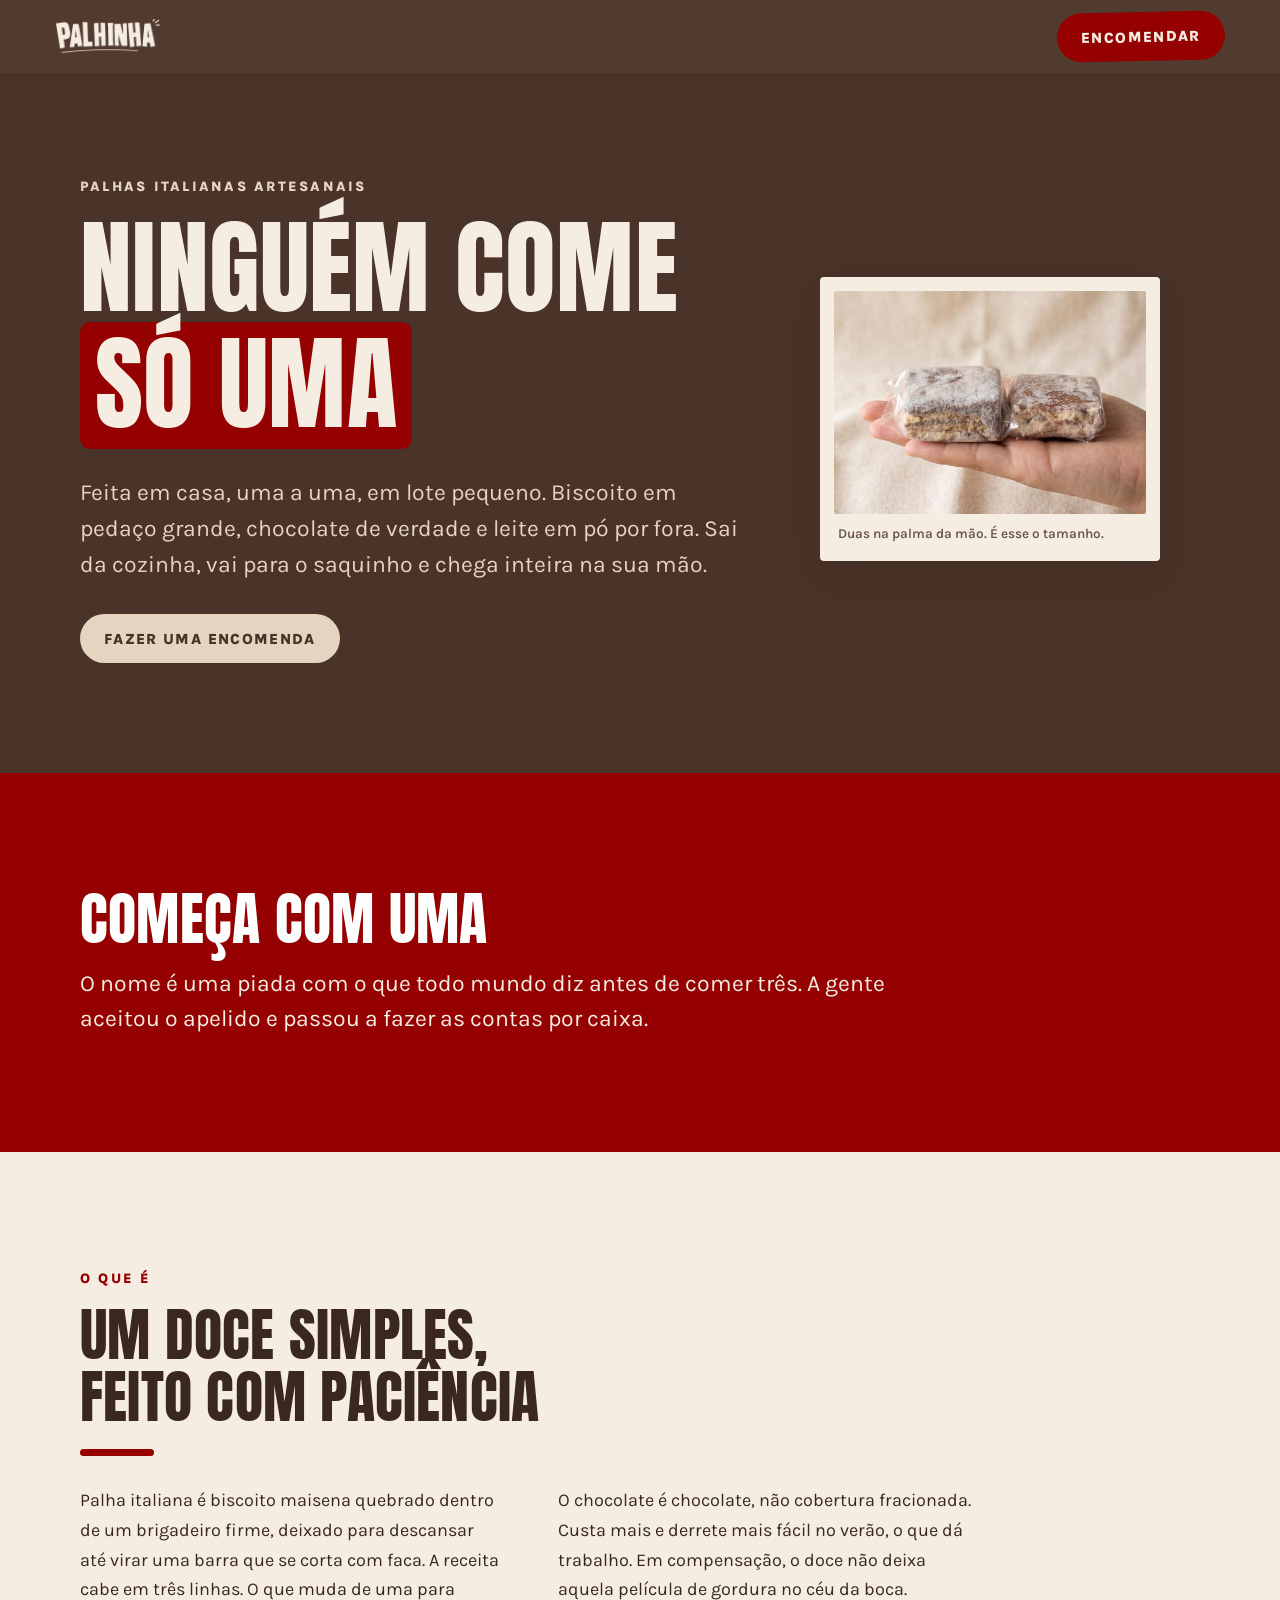
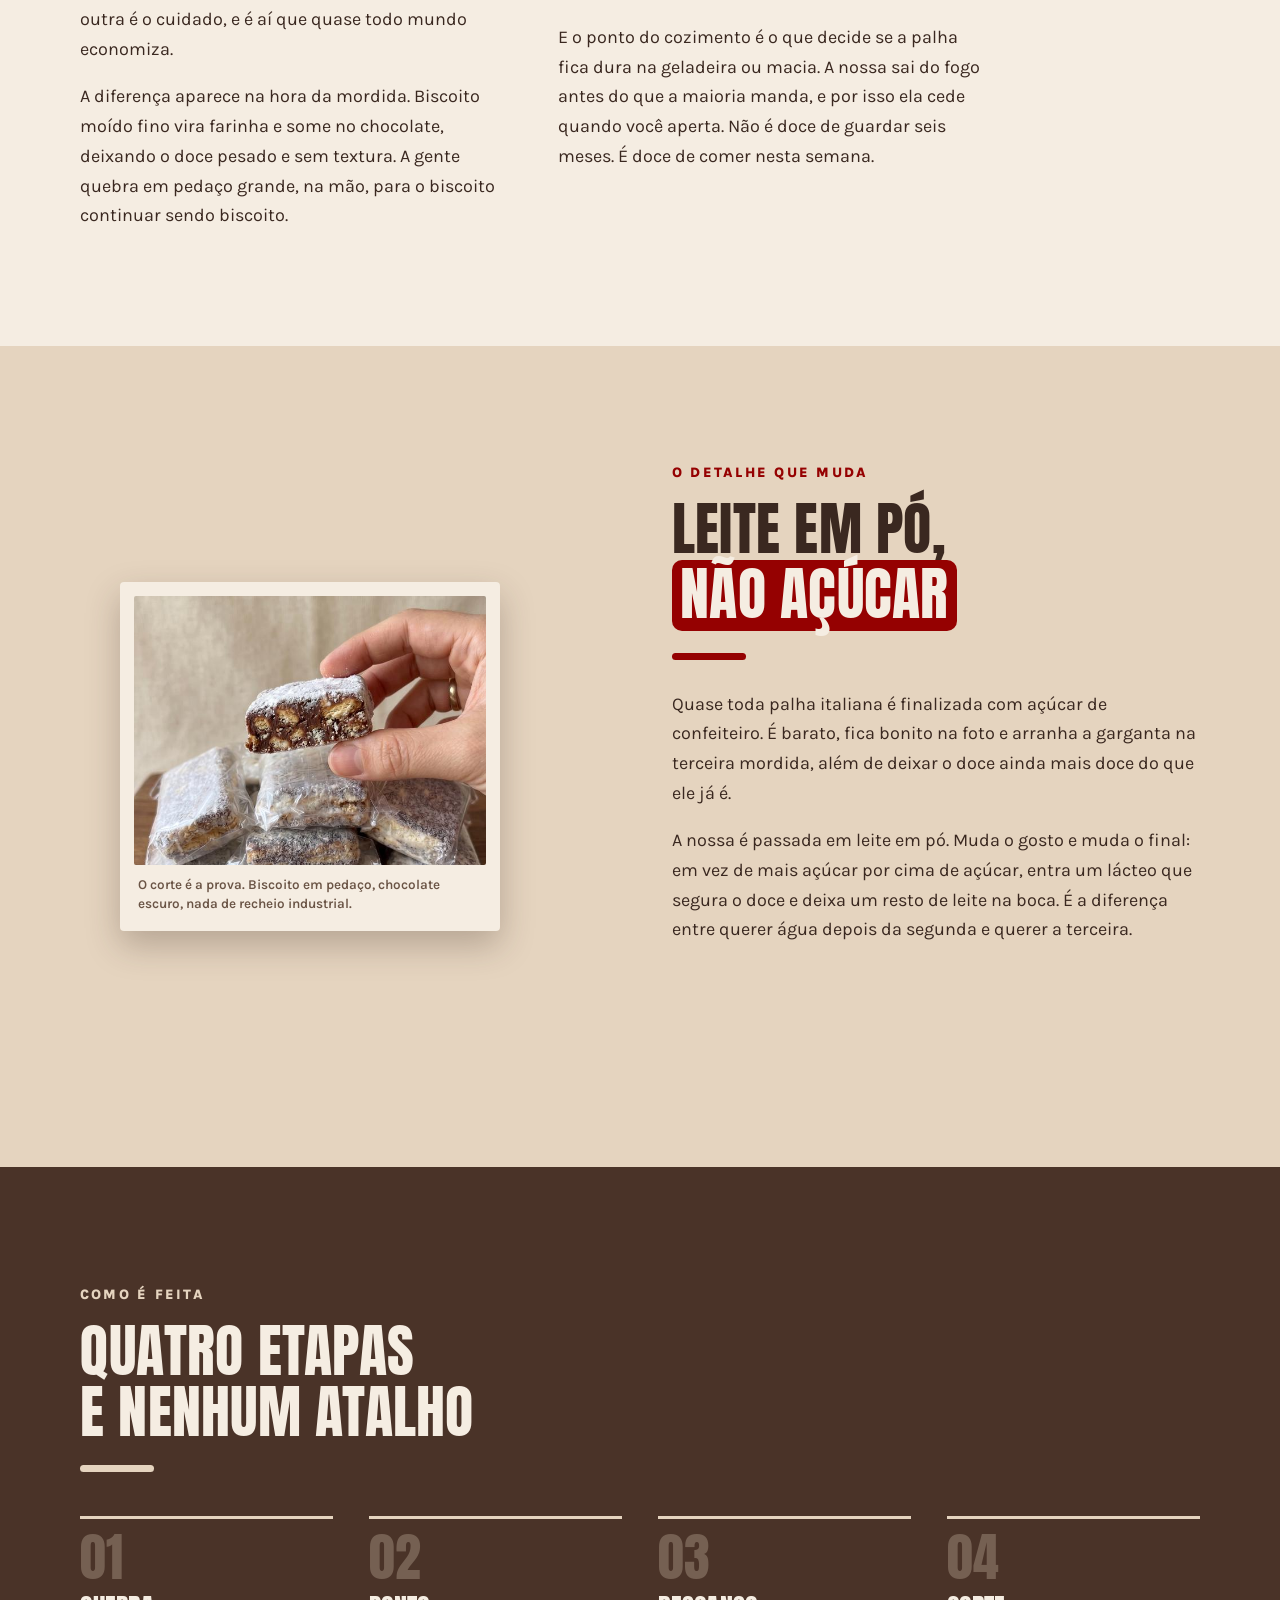
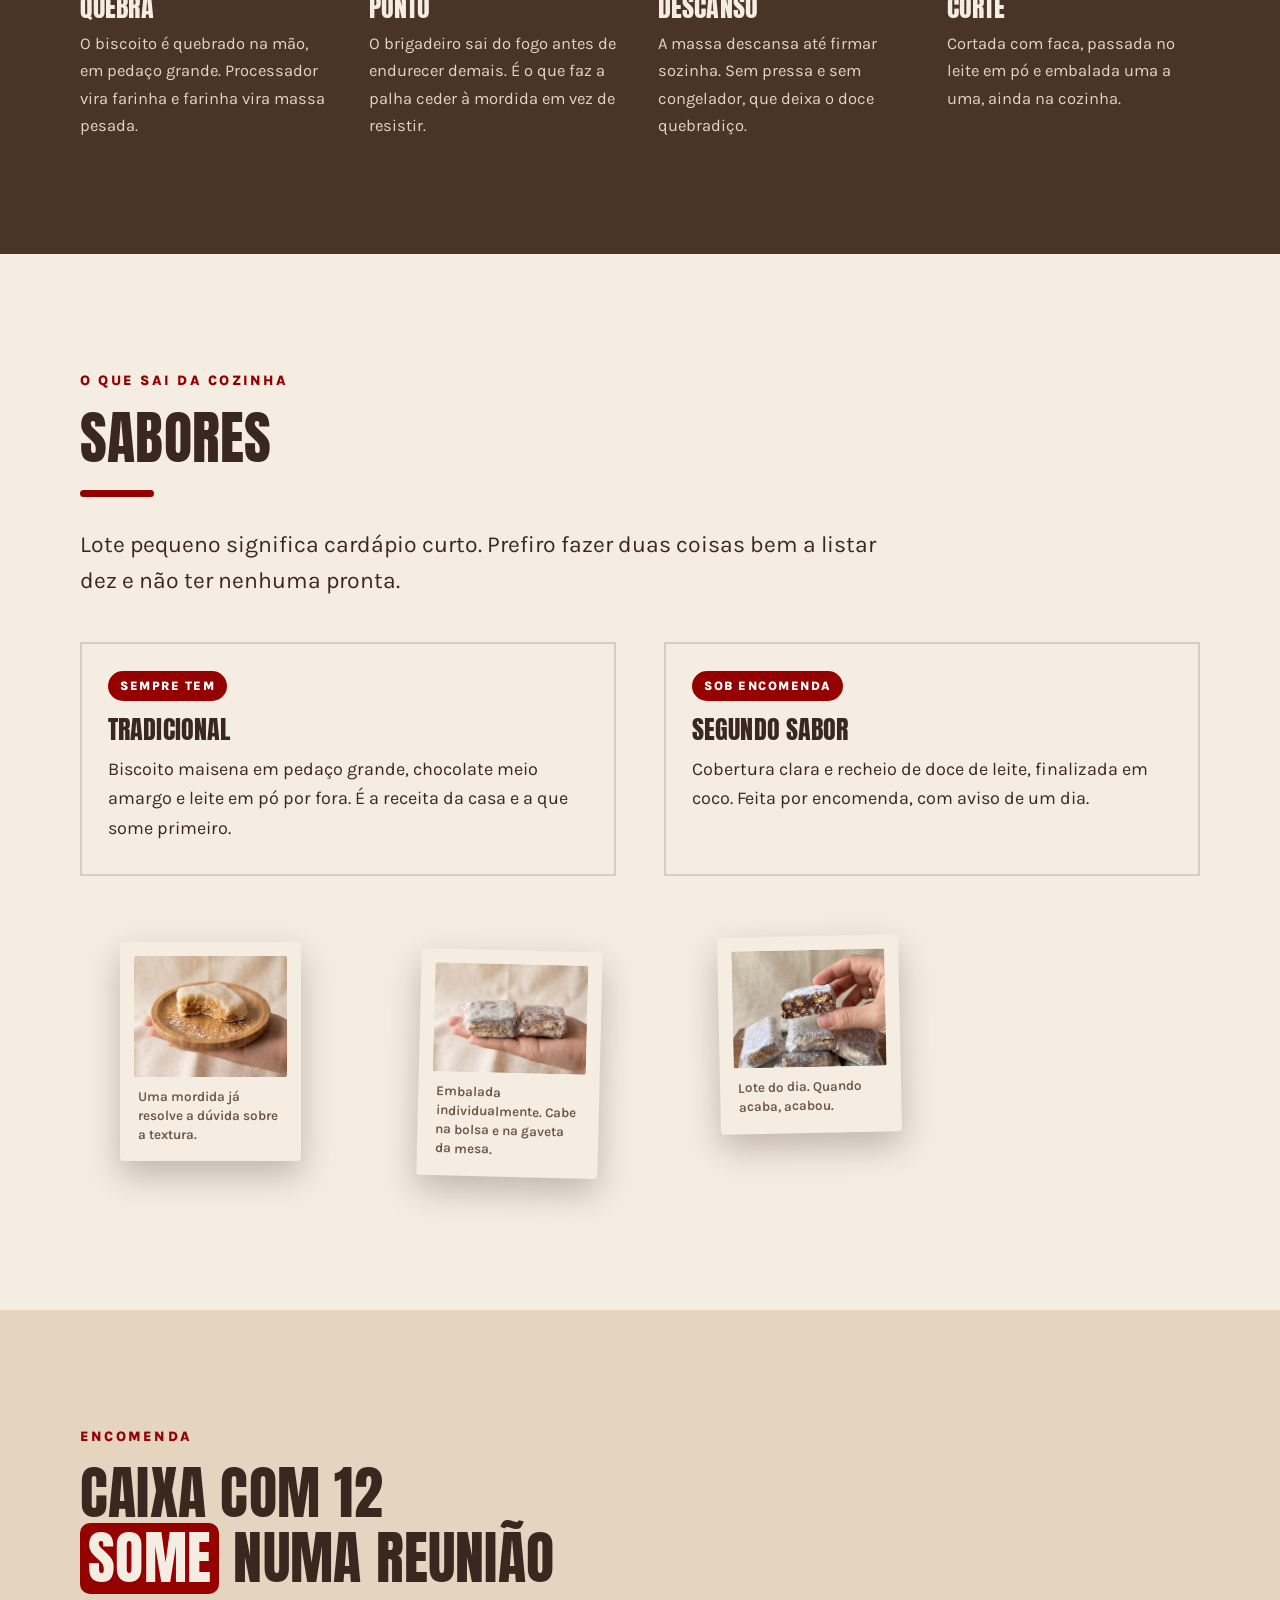
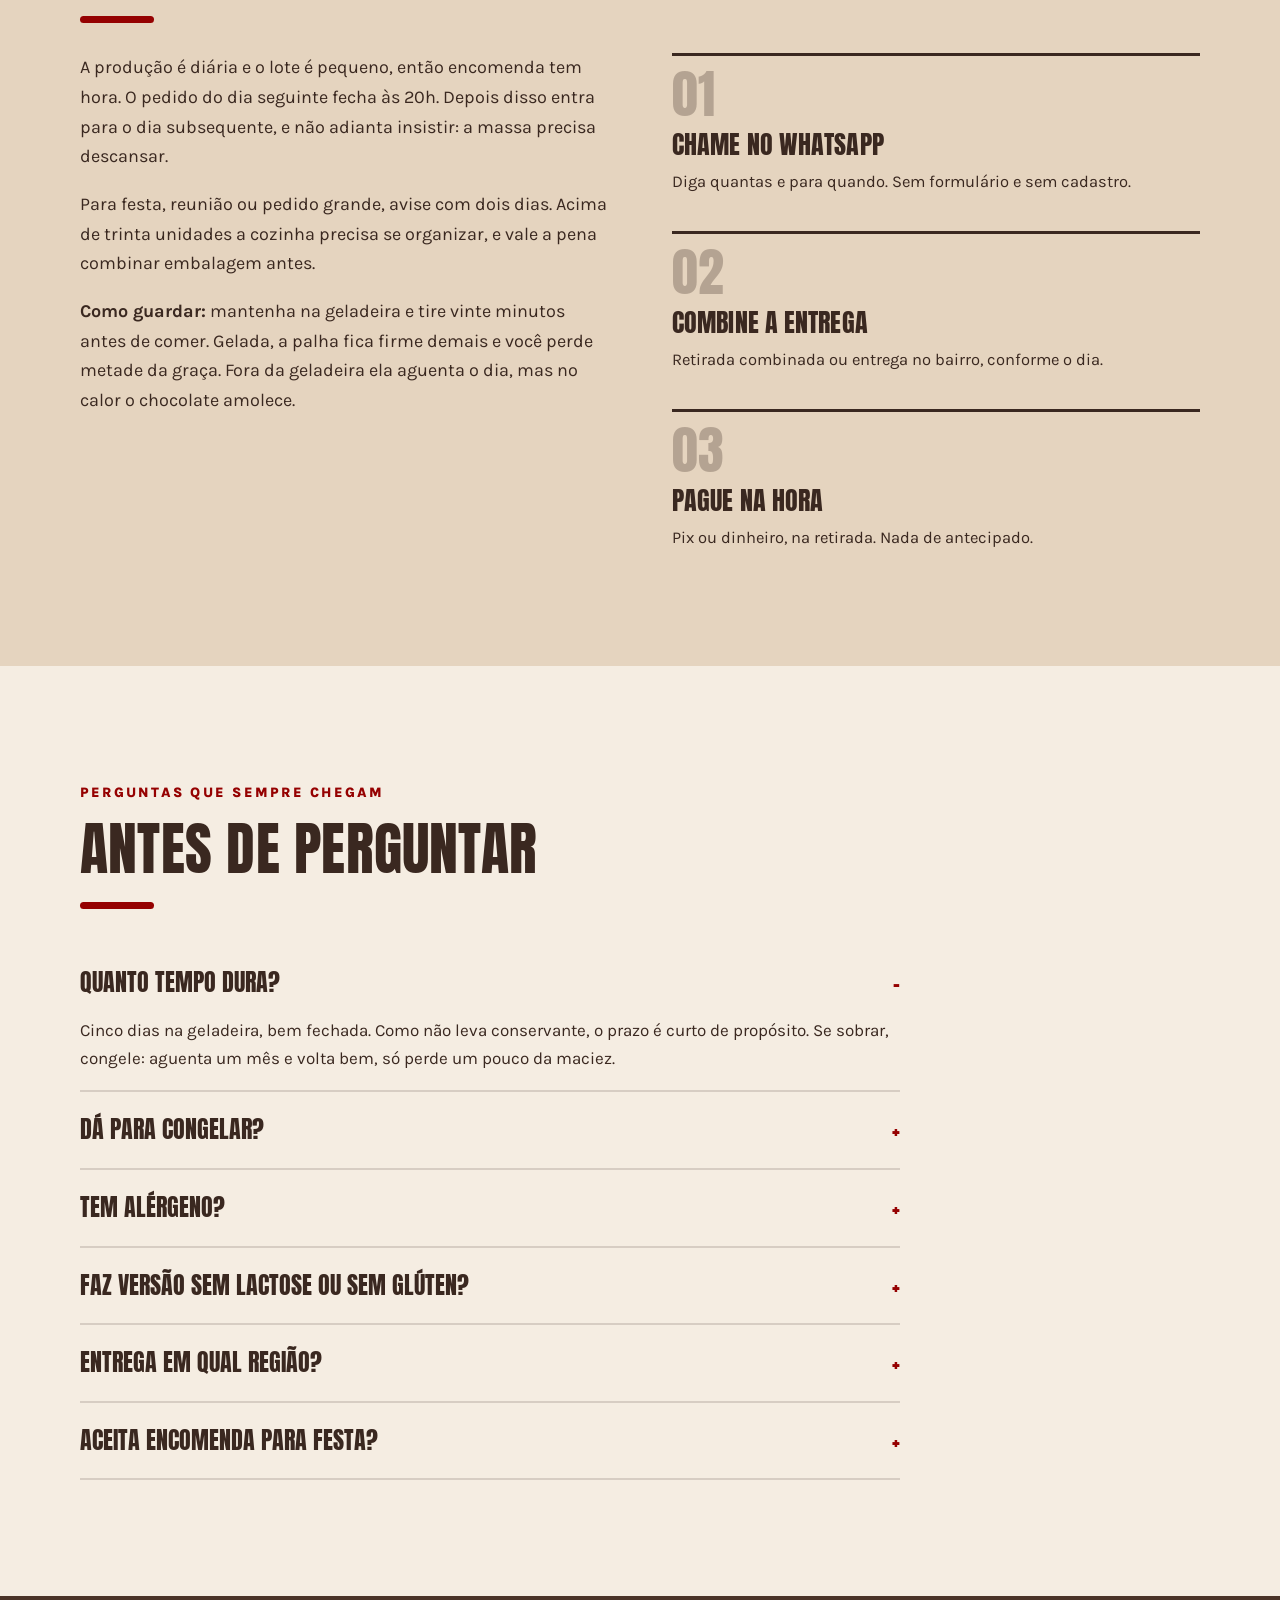
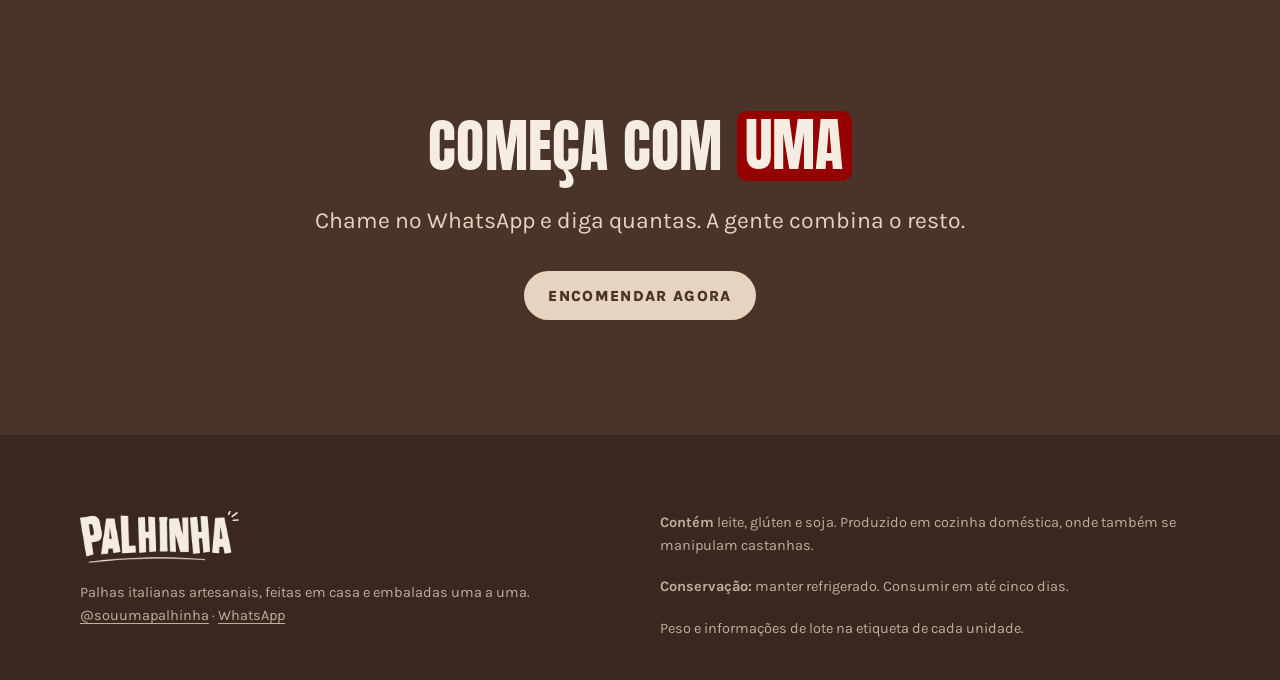
<file: index.html>
<!DOCTYPE html>
<html lang="pt-BR">
<head>
<meta charset="utf-8">
<meta name="viewport" content="width=device-width, initial-scale=1">
<title>Só uma Palhinha · Palhas italianas artesanais</title>
<meta name="description" content="Palha italiana feita em casa, uma a uma, em lote pequeno. Biscoito em pedaço grande, chocolate de verdade e leite em pó por fora.">
<meta name="theme-color" content="#4A3328">
<meta property="og:title" content="Só uma Palhinha">
<meta property="og:description" content="Palha italiana feita em casa, uma a uma. Ninguém come só uma.">
<meta property="og:type" content="website">
<link rel="preconnect" href="https://fonts.googleapis.com">
<link rel="preconnect" href="https://fonts.gstatic.com" crossorigin>
<link href="https://fonts.googleapis.com/css2?family=Anton&family=Karla:wght@400;600;800&display=swap" rel="stylesheet">
<link rel="stylesheet" href="estilo.css">
</head>
<body>

<header class="topo">
  <img src="img/logo-palhinha.png" alt="Só uma Palhinha">
  <a class="botao" href="https://wa.me/5521992507540?text=Oi!%20Vim%20pelo%20site%20e%20quero%20encomendar%20palhinhas.">Encomendar</a>
</header>

<section class="hero">
  <div class="dentro">
    <div class="texto">
      <p class="chapeu surge">Palhas italianas artesanais</p>
      <h1 class="surge" data-atraso="1">Ninguém come <span class="grifo">só uma</span></h1>
      <p class="lead surge" data-atraso="2">Feita em casa, uma a uma, em lote pequeno. Biscoito em pedaço grande, chocolate de verdade e leite em pó por fora. Sai da cozinha, vai para o saquinho e chega inteira na sua mão.</p>
      <a class="botao palido surge" data-atraso="3" href="https://wa.me/5521992507540?text=Oi!%20Vim%20pelo%20site%20e%20quero%20encomendar%20palhinhas.">Fazer uma encomenda</a>
    </div>
    <figure class="moldura direita foto surge" data-atraso="2">
      <img src="img/duas.jpg" alt="Duas palhas embaladas na palma da mão" width="620" height="443" loading="eager">
      <figcaption>Duas na palma da mão. É esse o tamanho.</figcaption>
    </figure>
  </div>
</section>

<section class="faixa rubra">
  <div class="dentro">
    <h2 class="surge">Começa com uma</h2>
    <p class="lead surge" data-atraso="1" style="margin-top:16px">O nome é uma piada com o que todo mundo diz antes de comer três. A gente aceitou o apelido e passou a fazer as contas por caixa.</p>
  </div>
</section>

<section class="faixa">
  <div class="dentro">
    <p class="chapeu surge">O que é</p>
    <h2 class="surge">Um doce simples,<br>feito com paciência</h2>
    <div class="risco surge"></div>
    <div class="colunas surge" data-atraso="1">
      <p>Palha italiana é biscoito maisena quebrado dentro de um brigadeiro firme, deixado para descansar até virar uma barra que se corta com faca. A receita cabe em três linhas. O que muda de uma para outra é o cuidado, e é aí que quase todo mundo economiza.</p>
      <p>A diferença aparece na hora da mordida. Biscoito moído fino vira farinha e some no chocolate, deixando o doce pesado e sem textura. A gente quebra em pedaço grande, na mão, para o biscoito continuar sendo biscoito.</p>
      <p>O chocolate é chocolate, não cobertura fracionada. Custa mais e derrete mais fácil no verão, o que dá trabalho. Em compensação, o doce não deixa aquela película de gordura no céu da boca.</p>
      <p>E o ponto do cozimento é o que decide se a palha fica dura na geladeira ou macia. A nossa sai do fogo antes do que a maioria manda, e por isso ela cede quando você aperta. Não é doce de guardar seis meses. É doce de comer nesta semana.</p>
    </div>
  </div>
</section>

<section class="faixa palhaBG">
  <div class="dentro dupla">
    <figure class="moldura surge">
      <img src="img/corte.jpg" alt="Palha partida ao meio, mostrando o biscoito dentro do chocolate" width="620" height="474" loading="lazy">
      <figcaption>O corte é a prova. Biscoito em pedaço, chocolate escuro, nada de recheio industrial.</figcaption>
    </figure>
    <div>
      <p class="chapeu surge">O detalhe que muda</p>
      <h2 class="surge" data-atraso="1">Leite em pó,<br><span class="grifo">não açúcar</span></h2>
      <div class="risco surge" data-atraso="1"></div>
      <p class="surge" data-atraso="2">Quase toda palha italiana é finalizada com açúcar de confeiteiro. É barato, fica bonito na foto e arranha a garganta na terceira mordida, além de deixar o doce ainda mais doce do que ele já é.</p>
      <p class="surge" data-atraso="2">A nossa é passada em leite em pó. Muda o gosto e muda o final: em vez de mais açúcar por cima de açúcar, entra um lácteo que segura o doce e deixa um resto de leite na boca. É a diferença entre querer água depois da segunda e querer a terceira.</p>
      <p class="surge" data-atraso="3"><strong>Efeito colateral honesto:</strong> o leite em pó é mais opaco que o açúcar e absorve mais a luz. As fotos ficam menos brilhantes. A gente preferiu o sabor.</p>
    </div>
  </div>
</section>

<section class="faixa escura">
  <div class="dentro">
    <p class="chapeu surge">Como é feita</p>
    <h2 class="surge">Quatro etapas<br>e nenhum atalho</h2>
    <div class="risco surge"></div>
    <div class="passos">
      <div class="passo surge">
        <h3>Quebra</h3>
        <p>O biscoito é quebrado na mão, em pedaço grande. Processador vira farinha e farinha vira massa pesada.</p>
      </div>
      <div class="passo surge" data-atraso="1">
        <h3>Ponto</h3>
        <p>O brigadeiro sai do fogo antes de endurecer demais. É o que faz a palha ceder à mordida em vez de resistir.</p>
      </div>
      <div class="passo surge" data-atraso="2">
        <h3>Descanso</h3>
        <p>A massa descansa até firmar sozinha. Sem pressa e sem congelador, que deixa o doce quebradiço.</p>
      </div>
      <div class="passo surge" data-atraso="3">
        <h3>Corte</h3>
        <p>Cortada com faca, passada no leite em pó e embalada uma a uma, ainda na cozinha.</p>
      </div>
    </div>
  </div>
</section>

<section class="faixa">
  <div class="dentro">
    <p class="chapeu surge">O que sai da cozinha</p>
    <h2 class="surge">Sabores</h2>
    <div class="risco surge"></div>
    <p class="lead surge" data-atraso="1">Lote pequeno significa cardápio curto. Prefiro fazer duas coisas bem a listar dez e não ter nenhuma pronta.</p>
    <div class="sabores">
      <div class="sabor surge" data-atraso="1">
        <span class="selo">Sempre tem</span>
        <h3>Tradicional</h3>
        <p>Biscoito maisena em pedaço grande, chocolate meio amargo e leite em pó por fora. É a receita da casa e a que some primeiro.</p>
      </div>
      <div class="sabor surge" data-atraso="2">
        <!-- TROCAR: nome e descricao do segundo sabor, e se ele e fixo ou de encomenda -->
        <span class="selo">Sob encomenda</span>
        <h3>Segundo sabor</h3>
        <p>Cobertura clara e recheio de doce de leite, finalizada em coco. Feita por encomenda, com aviso de um dia.</p>
      </div>
    </div>
    <div class="galeria">
      <figure class="moldura mini surge">
        <img src="img/mordida.jpg" alt="Doce mordido em um pratinho de madeira" width="620" height="491" loading="lazy">
        <figcaption>Uma mordida já resolve a dúvida sobre a textura.</figcaption>
      </figure>
      <figure class="moldura mini surge" data-atraso="1">
        <img src="img/duas.jpg" alt="Duas palhas embaladas lado a lado" width="620" height="443" loading="lazy">
        <figcaption>Embalada individualmente. Cabe na bolsa e na gaveta da mesa.</figcaption>
      </figure>
      <figure class="moldura mini surge" data-atraso="2">
        <img src="img/corte.jpg" alt="Pilha de palhas embaladas sobre a mesa" width="620" height="474" loading="lazy">
        <figcaption>Lote do dia. Quando acaba, acabou.</figcaption>
      </figure>
    </div>
  </div>
</section>

<section class="faixa palhaBG">
  <div class="dentro">
    <p class="chapeu surge">Encomenda</p>
    <h2 class="surge">Caixa com 12<br><span class="grifo">some</span> numa reunião</h2>
    <div class="risco surge"></div>
    <div class="dupla" style="align-items:start;margin-top:30px">
      <div>
        <p class="surge" data-atraso="1">A produção é diária e o lote é pequeno, então encomenda tem hora. O pedido do dia seguinte fecha às 20h. Depois disso entra para o dia subsequente, e não adianta insistir: a massa precisa descansar.</p>
        <p class="surge" data-atraso="1">Para festa, reunião ou pedido grande, avise com dois dias. Acima de trinta unidades a cozinha precisa se organizar, e vale a pena combinar embalagem antes.</p>
        <p class="surge" data-atraso="2"><strong>Como guardar:</strong> mantenha na geladeira e tire vinte minutos antes de comer. Gelada, a palha fica firme demais e você perde metade da graça. Fora da geladeira ela aguenta o dia, mas no calor o chocolate amolece.</p>
      </div>
      <div class="passos" style="grid-template-columns:1fr;margin-top:0">
        <div class="passo surge" data-atraso="1">
          <h3>Chame no WhatsApp</h3>
          <p>Diga quantas e para quando. Sem formulário e sem cadastro.</p>
        </div>
        <div class="passo surge" data-atraso="2">
          <h3>Combine a entrega</h3>
          <p>Retirada combinada ou entrega no bairro, conforme o dia.</p>
        </div>
        <div class="passo surge" data-atraso="3">
          <h3>Pague na hora</h3>
          <p>Pix ou dinheiro, na retirada. Nada de antecipado.</p>
        </div>
      </div>
    </div>
  </div>
</section>

<section class="faixa">
  <div class="dentro">
    <p class="chapeu surge">Perguntas que sempre chegam</p>
    <h2 class="surge">Antes de perguntar</h2>
    <div class="risco surge"></div>
    <div class="faq surge" data-atraso="1">
      <details open>
        <summary>Quanto tempo dura?</summary>
        <p>Cinco dias na geladeira, bem fechada. Como não leva conservante, o prazo é curto de propósito. Se sobrar, congele: aguenta um mês e volta bem, só perde um pouco da maciez.</p>
      </details>
      <details>
        <summary>Dá para congelar?</summary>
        <p>Dá. Congele ainda no saquinho, sem tirar da embalagem. Para comer, passe da noite para o dia na geladeira. Não descongele no micro-ondas, porque o chocolate separa.</p>
      </details>
      <details>
        <summary>Tem alérgeno?</summary>
        <p>Sim. Contém leite, glúten e soja. É feita em cozinha doméstica, onde também se manipulam castanhas, então não é indicada para quem tem alergia grave a oleaginosas.</p>
      </details>
      <details>
        <summary>Faz versão sem lactose ou sem glúten?</summary>
        <p>Ainda não. Palha italiana é biscoito e leite condensado, então uma versão sem esses dois ingredientes é outra receita, não uma adaptação. Quando existir, vai estar aqui.</p>
      </details>
      <details>
        <summary>Entrega em qual região?</summary>
        <!-- TROCAR: bairros e condicoes reais de entrega -->
        <p>Entrega combinada por WhatsApp, conforme o dia e o tamanho do pedido. Retirada sempre disponível no horário combinado.</p>
      </details>
      <details>
        <summary>Aceita encomenda para festa?</summary>
        <p>Aceita, com dois dias de antecedência. Para mais de trinta unidades, combine antes a embalagem: caixa fechada, saquinho individual ou bandeja para servir mudam o preço e o prazo.</p>
      </details>
    </div>
  </div>
</section>

<section class="faixa escura" style="text-align:center">
  <div class="dentro">
    <h2 class="surge">Começa com <span class="grifo">uma</span></h2>
    <p class="lead surge" data-atraso="1" style="margin:22px auto 32px">Chame no WhatsApp e diga quantas. A gente combina o resto.</p>
      <a class="botao palido surge" data-atraso="2" href="https://wa.me/5521992507540?text=Oi!%20Vim%20pelo%20site%20e%20quero%20encomendar%20palhinhas.">Encomendar agora</a>
  </div>
</section>

<footer class="rodape">
  <div class="dentro">
    <div>
      <img src="img/logo-palhinha.png" alt="Só uma Palhinha">
      <p class="miudo">Palhas italianas artesanais, feitas em casa e embaladas uma a uma.<br>
      <!-- TROCAR: @ real do perfil -->
      <a href="https://instagram.com/souumapalhinha">@souumapalhinha</a> · <a href="https://wa.me/5521992507540?text=Oi!%20Vim%20pelo%20site%20e%20quero%20encomendar%20palhinhas.">WhatsApp</a></p>
    </div>
    <div class="miudo">
      <p><strong>Contém</strong> leite, glúten e soja. Produzido em cozinha doméstica, onde também se manipulam castanhas.</p>
      <p><strong>Conservação:</strong> manter refrigerado. Consumir em até cinco dias.</p>
      <p>Peso e informações de lote na etiqueta de cada unidade.</p>
    </div>
  </div>
</footer>

<script src="script.js" defer></script>
</body>
</html>
</file>
<file: estilo.css>
/* ==========================================================
   Só uma Palhinha — página do produto
   Paleta e tipografia conforme o manual de marca, versão 1.
   Marrom #4A3328 · Vermelho #950101 · Palha #E5D4BF · Creme #F5EDE2
   Anton em título, Karla em texto. Nenhuma terceira fonte.
   ========================================================== */
:root{
  --marrom:#4A3328;
  --marrom-fundo:#3A2820;
  --vermelho:#950101;
  --vermelho-fundo:#7A0101;
  --palha:#E5D4BF;
  --creme:#F5EDE2;
  --tinta:#3A2820;
  --tinta-suave:#6A5445;
  --max:1120px;
  --gutter:clamp(20px, 5vw, 56px);
}
*{box-sizing:border-box}
html{scroll-behavior:smooth}
body{
  margin:0;background:var(--creme);color:var(--tinta);
  font-family:'Karla',system-ui,-apple-system,Helvetica,Arial,sans-serif;
  font-size:18px;line-height:1.65;
  -webkit-font-smoothing:antialiased;
}
img{max-width:100%;height:auto;display:block}
a{color:inherit}

h1,h2,h3{
  font-family:'Anton','Archivo Black',Impact,sans-serif;
  font-weight:400;text-transform:uppercase;letter-spacing:.004em;
  line-height:1.06;margin:0;
}
h1{font-size:clamp(52px, 9vw, 104px)}
h2{font-size:clamp(34px, 5.2vw, 58px)}
h3{font-size:clamp(21px, 2.4vw, 26px);line-height:1.14}
p{margin:0 0 18px}
p:last-child{margin-bottom:0}

/* Grifo: inline-block de proposito. Num inline comum a caixa de fundo vem
   das metricas da fonte, que mudam de navegador para navegador. Como
   inline-block a altura e padding + entrelinha, previsivel em todo lugar. */
.grifo{
  display:inline-block;vertical-align:baseline;
  line-height:.92;padding:.13em .14em .17em;border-radius:10px;
  background:var(--vermelho);color:var(--creme);
}
.claro .grifo{background:var(--palha);color:var(--marrom)}

.faixa{padding:clamp(64px, 9vw, 120px) var(--gutter)}
.faixa > .dentro{max-width:var(--max);margin:0 auto}
.escura{background:var(--marrom);color:var(--palha)}
.escura h2,.escura h3,.escura strong{color:var(--creme)}
.palhaBG{background:var(--palha)}
.rubra{background:var(--vermelho);color:var(--creme)}
.rubra h2{color:#fff}

.chapeu{
  font-size:14px;font-weight:800;letter-spacing:.16em;text-transform:uppercase;
  color:var(--vermelho);margin-bottom:14px;
}
.escura .chapeu,.hero .chapeu{color:var(--palha)}
.rubra .chapeu{color:rgba(255,255,255,.85)}
.risco{width:74px;height:7px;border-radius:4px;background:var(--vermelho);margin:22px 0 30px}
.escura .risco,.rubra .risco{background:var(--palha)}

.lead{font-size:clamp(19px, 2.1vw, 23px);line-height:1.55;max-width:58ch}
.colunas{columns:2 320px;column-gap:56px;max-width:900px}
.colunas p{break-inside:avoid}

/* ---------- topo ---------- */
.topo{
  position:sticky;top:0;z-index:20;background:rgba(74,51,40,.96);
  backdrop-filter:saturate(1.2) blur(6px);
  display:flex;align-items:center;justify-content:space-between;
  gap:14px;flex-wrap:wrap;
  padding:12px var(--gutter);
}
.topo img{height:34px;width:auto}
.botao{
  display:inline-block;background:var(--vermelho);color:var(--creme);
  font-weight:800;font-size:15px;letter-spacing:.09em;text-transform:uppercase;
  padding:13px 24px 11px;border-radius:999px;text-decoration:none;
  transform:rotate(-1.2deg);transition:transform .18s ease, background .18s ease;
}
.botao:hover{transform:rotate(0deg) scale(1.03);background:var(--vermelho-fundo)}
.botao.palido{background:var(--palha);color:var(--marrom)}
.botao.palido:hover{background:#fff}

/* ---------- hero ---------- */
.hero{
  background:var(--marrom);color:var(--palha);
  padding:clamp(56px, 8vw, 104px) var(--gutter) clamp(64px, 9vw, 110px);
}
.hero .dentro{
  max-width:var(--max);margin:0 auto;
  display:flex;flex-wrap:wrap;gap:clamp(32px,5vw,64px);align-items:center;
}
.hero .texto{flex:1 1 420px;min-width:0}
.hero .foto{flex:0 1 340px;min-width:0}
.hero h1{color:var(--creme)}
.hero .lead{color:var(--palha);margin:26px 0 32px}


/* ---------- moldura das fotos ---------- */
/* As fotos ainda sao provisorias, entao entram pequenas e emolduradas:
   a moldura assume o instantaneo em vez de fingir foto de estudio. */
.moldura{
  background:var(--creme);padding:14px;
  border-radius:4px;
  box-shadow:0 14px 34px rgba(58,40,32,.28);
  transform:rotate(-2deg);
  max-width:380px;
}
.moldura.direita{transform:rotate(1.8deg);margin-left:auto}
.moldura img{border-radius:2px}
.moldura figcaption{
  font-size:13.5px;line-height:1.4;color:var(--tinta-suave);
  padding:11px 4px 3px;font-weight:600;
}
.moldura.mini{max-width:280px}

.galeria{
  display:grid;grid-template-columns:repeat(auto-fit,minmax(180px,1fr));
  gap:clamp(24px,3vw,40px);align-items:start;margin-top:48px;max-width:860px;
}
.galeria .moldura{max-width:none}
.galeria .moldura:nth-child(2){transform:rotate(1.4deg);margin-top:26px}
.galeria .moldura:nth-child(3){transform:rotate(-1.2deg);margin-top:12px}

/* ---------- blocos ---------- */
.dupla{
  display:grid;grid-template-columns:repeat(auto-fit,minmax(260px,1fr));
  gap:clamp(32px,5vw,72px);align-items:center;
}

.passos{counter-reset:p;display:grid;grid-template-columns:repeat(auto-fit,minmax(210px,1fr));gap:36px;margin-top:44px}
.passo{position:relative;padding-top:12px;border-top:3px solid currentColor}
.passo::before{
  counter-increment:p;content:counter(p,decimal-leading-zero);
  font-family:'Anton',Impact,sans-serif;font-size:52px;line-height:1;
  display:block;margin-bottom:10px;opacity:.28;
}
.passo h3{margin-bottom:8px}
.passo p{font-size:16.5px}

.sabores{
  display:grid;grid-template-columns:repeat(auto-fit,minmax(250px,1fr));
  gap:clamp(28px,4vw,48px);margin-top:44px;
}
.sabor{background:var(--creme);padding:26px 26px 30px;border:2px solid rgba(58,40,32,.16)}
.escura .sabor{background:var(--marrom-fundo);border-color:rgba(229,212,191,.22)}
.sabor h3{margin-bottom:10px}
.sabor .selo{
  display:inline-block;font-size:12.5px;font-weight:800;letter-spacing:.12em;
  text-transform:uppercase;background:var(--vermelho);color:#fff;
  padding:5px 12px 4px;border-radius:999px;margin-bottom:14px;
}

.faq{max-width:820px;margin-top:36px}
.faq details{border-bottom:2px solid rgba(58,40,32,.16);padding:18px 0}
.faq summary{
  font-family:'Anton',Impact,sans-serif;text-transform:uppercase;
  font-size:clamp(19px,2.2vw,24px);cursor:pointer;list-style:none;
  display:flex;justify-content:space-between;gap:20px;align-items:baseline;
}
.faq summary::-webkit-details-marker{display:none}
.faq summary::after{content:"+";color:var(--vermelho);font-size:.9em}
.faq details[open] summary::after{content:"–"}
.faq details p{margin-top:14px;font-size:17px}

.rodape{background:var(--marrom-fundo);color:var(--palha);padding:clamp(48px,6vw,76px) var(--gutter) 40px}
.rodape .dentro{
  max-width:var(--max);margin:0 auto;display:grid;
  grid-template-columns:repeat(auto-fit,minmax(240px,1fr));gap:40px;
}
.rodape img{height:52px;width:auto;margin-bottom:18px}
.rodape .miudo{font-size:14.5px;line-height:1.6;color:rgba(229,212,191,.78)}
.rodape a{text-decoration:underline;text-underline-offset:3px}

/* ---------- animação de rolagem ---------- */
.surge{opacity:0;transform:translateY(26px);transition:opacity .7s ease, transform .7s cubic-bezier(.22,.7,.3,1)}
.surge.dentroDaTela{opacity:1;transform:none}
.surge[data-atraso="1"]{transition-delay:.09s}
.surge[data-atraso="2"]{transition-delay:.18s}
.surge[data-atraso="3"]{transition-delay:.27s}
/* ---------- telas pequenas ---------- */
@media (max-width:860px){
  body{font-size:17px}
  /* Foto centralizada e sem lado preferido quando a coluna some. */
  .moldura,.moldura.direita{margin-left:auto;margin-right:auto;transform:rotate(-1.4deg)}
  .hero .dentro{gap:40px}
  .hero .lead{margin:22px 0 28px}
  .dupla{gap:36px}
  .passos{gap:28px}
  .galeria{margin-top:36px}
  .galeria .moldura:nth-child(2),
  .galeria .moldura:nth-child(3){margin-top:0}
}
@media (max-width:520px){
  .topo{padding:10px 18px}
  .topo img{height:28px}
  .botao{font-size:13.5px;padding:11px 18px 9px;letter-spacing:.07em}
  .moldura{padding:10px;box-shadow:0 8px 20px rgba(58,40,32,.24)}
  .moldura figcaption{font-size:13px}
  .risco{width:60px;height:6px;margin:18px 0 24px}
  .sabor{padding:22px 20px 24px}
  .faq summary{gap:12px}
  .passo::before{font-size:44px}
  /* Rotacao some no celular: em tela estreita ela vira torto, nao charme. */
  .moldura,.moldura.direita,.galeria .moldura{transform:none}
  .botao{transform:none}
}

@media (prefers-reduced-motion: reduce){
  html{scroll-behavior:auto}
  .surge{opacity:1;transform:none;transition:none}
  .botao{transition:none}
}
</file>
